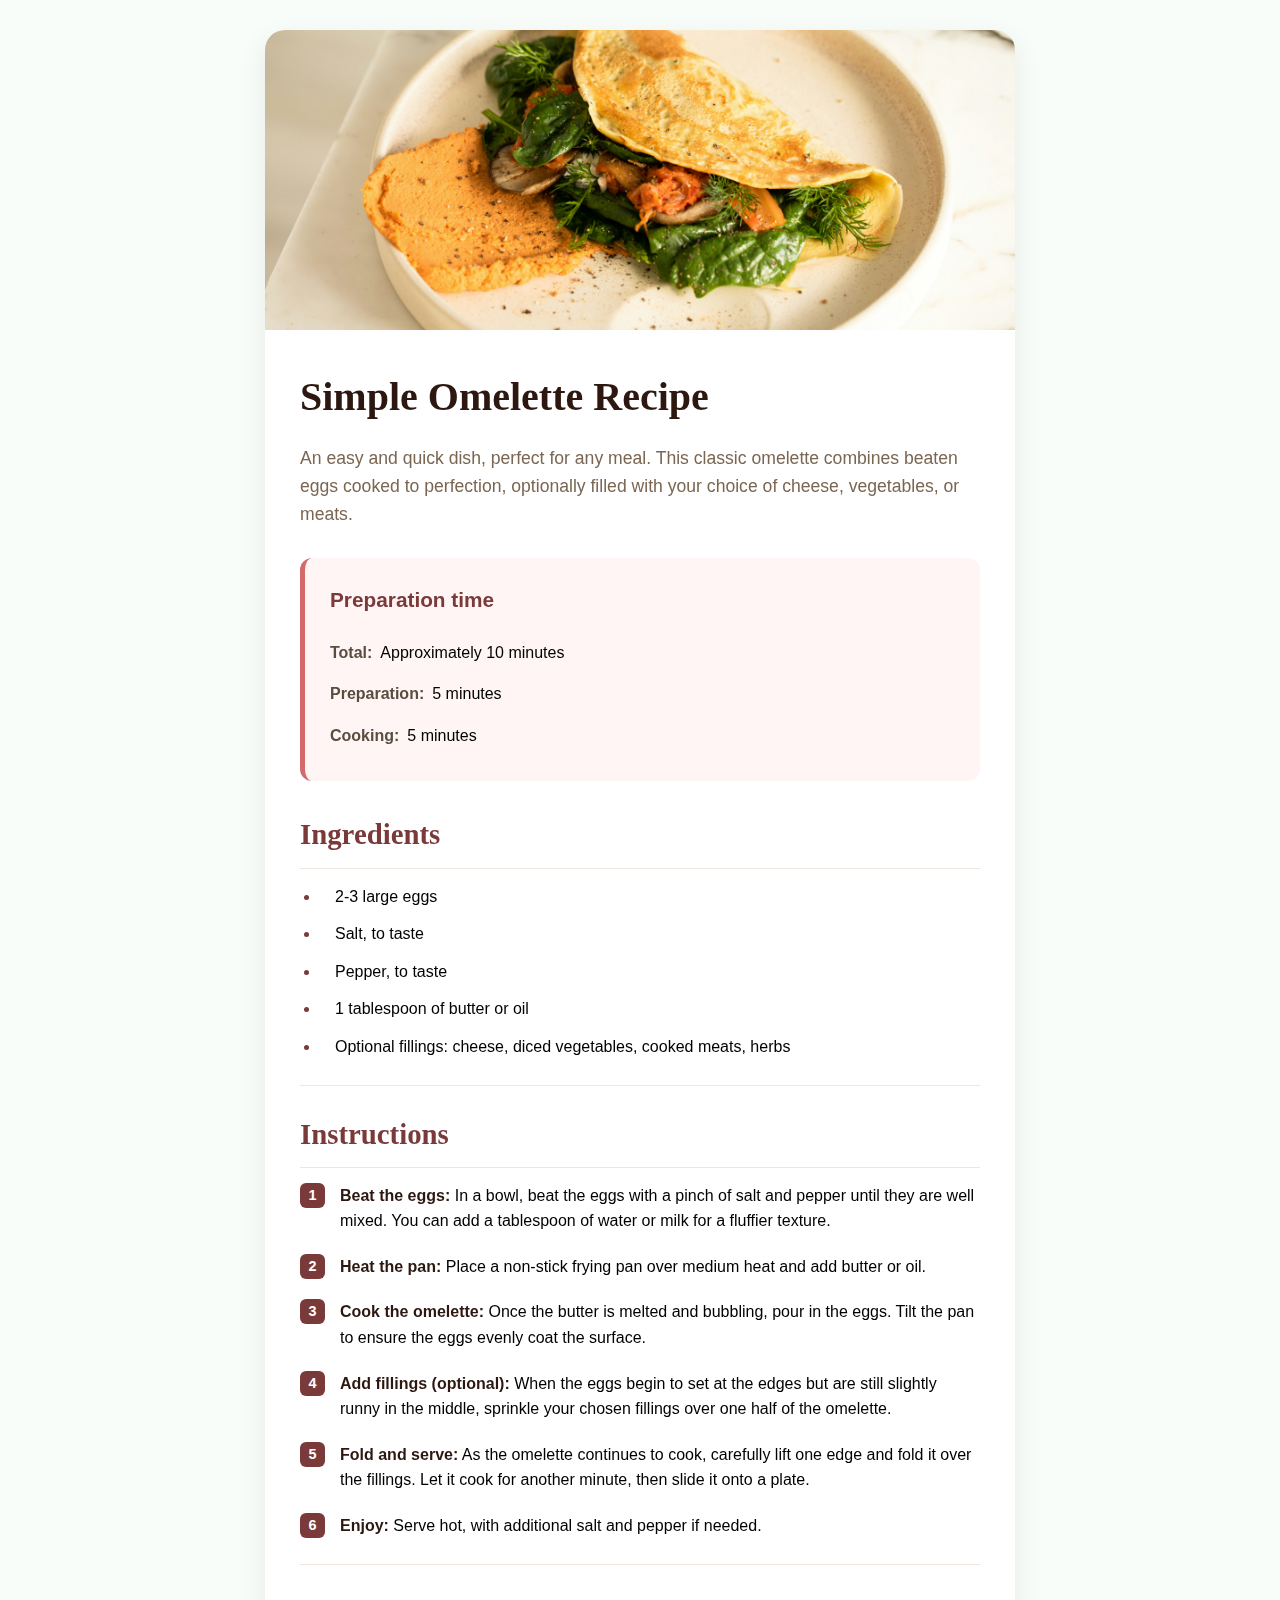
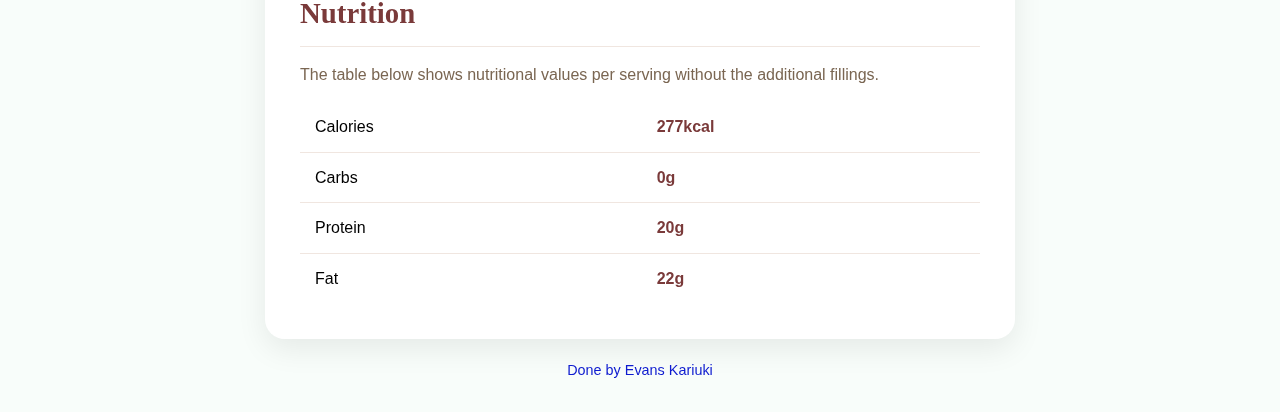
<file: index.html>
<!DOCTYPE html>
<html lang="en">
<head>
    <meta charset="UTF-8">
    <meta name="viewport" content="width=device-width, initial-scale=1.0">
    <title>Simple Omelette Recipe</title>
    <link rel="stylesheet" href="style.css">
</head>
<body>
    <div class="background-pattern"></div>
    <div class="container">
        <div class="recipe-card">
            <div class="recipe-image">
                <img src="/assets/omelette.jpg" alt="Omelette">
            </div>
            
            <div class="recipe-con">
                <h1>Simple Omelette Recipe</h1>
                <p class="details">An easy and quick dish, perfect for any meal. This classic omelette combines beaten eggs cooked to perfection, optionally filled with your choice of cheese, vegetables, or meats.</p>
                
                <div class="prep-time">
                    <h3>Preparation time</h3>
                    <ul>
                        <li><span class="label">Total:</span> Approximately 10 minutes</li>
                        <li><span class="label">Preparation:</span> 5 minutes</li>
                        <li><span class="label">Cooking:</span> 5 minutes</li>
                    </ul>
                </div>
                
                <section class="ingredients">
                    <h2>Ingredients</h2>
                    <ul>
                        <li>2-3 large eggs</li>
                        <li>Salt, to taste</li>
                        <li>Pepper, to taste</li>
                        <li>1 tablespoon of butter or oil</li>
                        <li>Optional fillings: cheese, diced vegetables, cooked meats, herbs</li>
                    </ul>
                </section>
                
                <hr>
                
                <section class="instructions">
                    <h2>Instructions</h2>
                    <ol>
                        <li><span class="step-title">Beat the eggs:</span> In a bowl, beat the eggs with a pinch of salt and pepper until they are well mixed. You can add a tablespoon of water or milk for a fluffier texture.</li>
                        <li><span class="step-title">Heat the pan:</span> Place a non-stick frying pan over medium heat and add butter or oil.</li>
                        <li><span class="step-title">Cook the omelette:</span> Once the butter is melted and bubbling, pour in the eggs. Tilt the pan to ensure the eggs evenly coat the surface.</li>
                        <li><span class="step-title">Add fillings (optional):</span> When the eggs begin to set at the edges but are still slightly runny in the middle, sprinkle your chosen fillings over one half of the omelette.</li>
                        <li><span class="step-title">Fold and serve:</span> As the omelette continues to cook, carefully lift one edge and fold it over the fillings. Let it cook for another minute, then slide it onto a plate.</li>
                        <li><span class="step-title">Enjoy:</span> Serve hot, with additional salt and pepper if needed.</li>
                    </ol>
                </section>
                
                <hr>
                
                <section class="nutrition">
                    <h2>Nutrition</h2>
                    <p>The table below shows nutritional values per serving without the additional fillings.</p>
                    
                    <table class="nutrition-table">
                        <tr>
                            <td>Calories</td>
                            <td class="value">277kcal</td>
                        </tr>
                        <tr>
                            <td>Carbs</td>
                            <td class="value">0g</td>
                        </tr>
                        <tr>
                            <td>Protein</td>
                            <td class="value">20g</td>
                        </tr>
                        <tr>
                            <td>Fat</td>
                            <td class="value">22g</td>
                        </tr>
                    </table>
                </section>
            </div>
        </div>
        
        <footer>
            <p>Done by Evans Kariuki</p>
        </footer>
    </div>
</body>
</html>
</file>
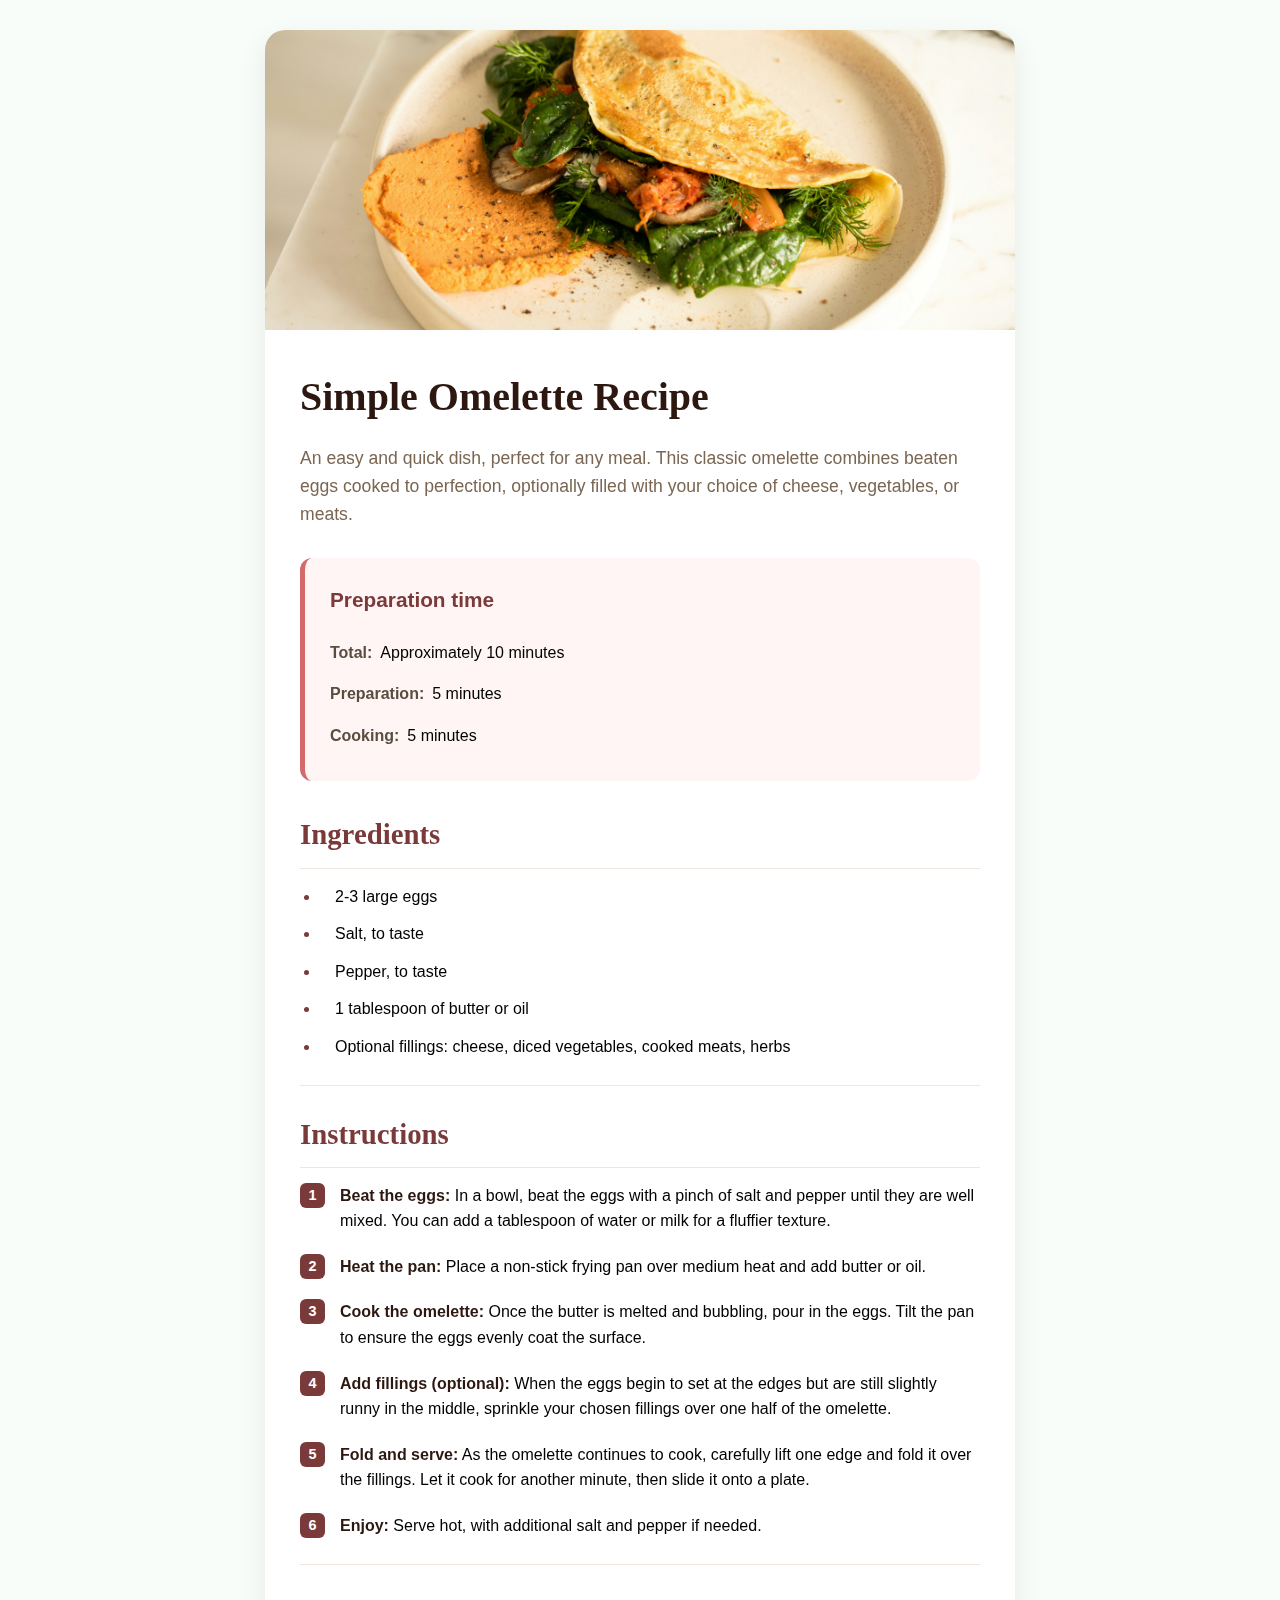
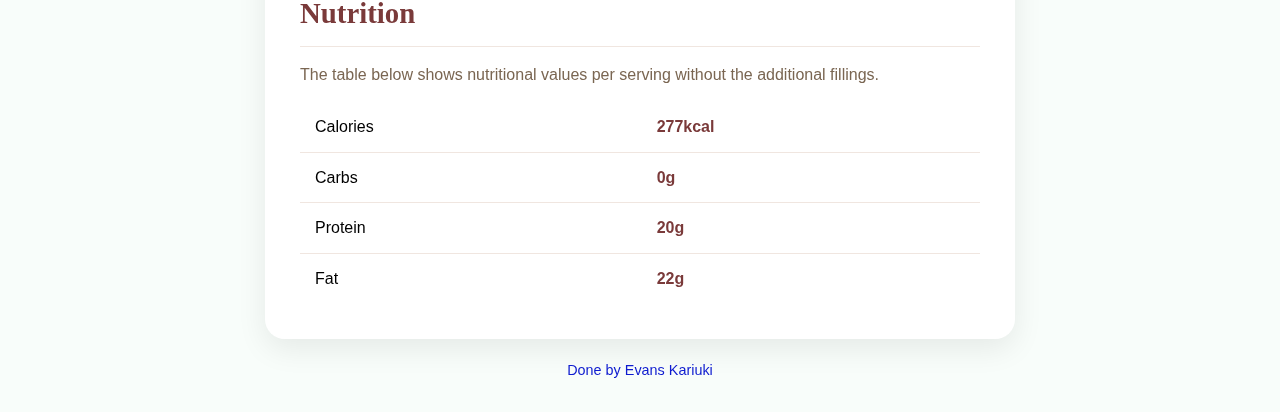
<file: home.html>
<!DOCTYPE html>
<html lang="en">
<head>
    <meta charset="UTF-8">
    <meta name="viewport" content="width=device-width, initial-scale=1.0">
    <title>Simple Omelette Recipe</title>
    <link rel="stylesheet" href="style.css">
</head>
<body>
    <div class="background-pattern"></div>
    <div class="container">
        <div class="recipe-card">
            <div class="recipe-image">
                <img src="/assets/omelette.jpg" alt="Omelette">
            </div>
            
            <div class="recipe-con">
                <h1>Simple Omelette Recipe</h1>
                <p class="details">An easy and quick dish, perfect for any meal. This classic omelette combines beaten eggs cooked to perfection, optionally filled with your choice of cheese, vegetables, or meats.</p>
                
                <div class="prep-time">
                    <h3>Preparation time</h3>
                    <ul>
                        <li><span class="label">Total:</span> Approximately 10 minutes</li>
                        <li><span class="label">Preparation:</span> 5 minutes</li>
                        <li><span class="label">Cooking:</span> 5 minutes</li>
                    </ul>
                </div>
                
                <section class="ingredients">
                    <h2>Ingredients</h2>
                    <ul>
                        <li>2-3 large eggs</li>
                        <li>Salt, to taste</li>
                        <li>Pepper, to taste</li>
                        <li>1 tablespoon of butter or oil</li>
                        <li>Optional fillings: cheese, diced vegetables, cooked meats, herbs</li>
                    </ul>
                </section>
                
                <hr>
                
                <section class="instructions">
                    <h2>Instructions</h2>
                    <ol>
                        <li><span class="step-title">Beat the eggs:</span> In a bowl, beat the eggs with a pinch of salt and pepper until they are well mixed. You can add a tablespoon of water or milk for a fluffier texture.</li>
                        <li><span class="step-title">Heat the pan:</span> Place a non-stick frying pan over medium heat and add butter or oil.</li>
                        <li><span class="step-title">Cook the omelette:</span> Once the butter is melted and bubbling, pour in the eggs. Tilt the pan to ensure the eggs evenly coat the surface.</li>
                        <li><span class="step-title">Add fillings (optional):</span> When the eggs begin to set at the edges but are still slightly runny in the middle, sprinkle your chosen fillings over one half of the omelette.</li>
                        <li><span class="step-title">Fold and serve:</span> As the omelette continues to cook, carefully lift one edge and fold it over the fillings. Let it cook for another minute, then slide it onto a plate.</li>
                        <li><span class="step-title">Enjoy:</span> Serve hot, with additional salt and pepper if needed.</li>
                    </ol>
                </section>
                
                <hr>
                
                <section class="nutrition">
                    <h2>Nutrition</h2>
                    <p>The table below shows nutritional values per serving without the additional fillings.</p>
                    
                    <table class="nutrition-table">
                        <tr>
                            <td>Calories</td>
                            <td class="value">277kcal</td>
                        </tr>
                        <tr>
                            <td>Carbs</td>
                            <td class="value">0g</td>
                        </tr>
                        <tr>
                            <td>Protein</td>
                            <td class="value">20g</td>
                        </tr>
                        <tr>
                            <td>Fat</td>
                            <td class="value">22g</td>
                        </tr>
                    </table>
                </section>
            </div>
        </div>
        
        <footer>
            <p>Done by Evans Kariuki</p>
        </footer>
    </div>
</body>
</html>
</file>
<file: style.css>
* {
    margin: 0;
    padding: 0;
    box-sizing: border-box;
    font-family:  sans-serif;
}

body {
    background-color: #f8fdfa;
    /*color: #5a4c3e;*/
    line-height: 1.6;
    padding: 30px;
    display: flex;
    justify-content: center;
    align-items: center;
    position: relative;
    overflow-x: hidden;
}

.background-pattern {
    position: fixed;
    top: 0;
    left: 0;
    width: 100%;
    height: 100%;
    /*background-image: 
        radial-gradient(circle at 25% 25%, rgba(255, 255, 255, 0.2) 0%, transparent 55%),
        radial-gradient(circle at 75% 75%, rgba(255, 255, 255, 0.2) 0%, transparent 55%);
    background-size: 50px 50px;
    opacity: 0.6;
    z-index: -1;*/
}

.container {
    max-width: 750px;
    width: 100%;
    z-index: 1;
}

.recipe-card {
    background-color: white;
    border-radius: 20px;
    box-shadow: 0 10px 30px rgba(0, 0, 0, 0.08);
    overflow: hidden;
    margin-bottom: 20px;
}

.recipe-image {
    width: 100%;
    height: 300px;
    overflow: hidden;
}

.recipe-image img {
    width: 100%;
    height: 100%;
    object-fit: cover;
}

.recipe-con {
    padding: 35px;
}

h1 {
    font-size: 2.5rem;
    color: #2c1810;
    margin-bottom: 15px;
    font-weight: 700;
    font-family: 'Georgia', serif;
}

.details {
    font-size: 1.1rem;
    margin-bottom: 30px;
    color: #7a6652;
}

.prep-time {
    background-color: #fff5f5;
    border-radius: 12px;
    padding: 25px;
    margin-bottom: 30px;
    border-left: 5px solid #d46a6a;
}

.prep-time h3 {
    color: #7a3a3a;
    margin-bottom: 15px;
    font-size: 1.3rem;
}

.prep-time ul {
    list-style-type: none;
}

.prep-time li {
    padding: 8px 0;
    display: flex;
    align-items: center;
}

.prep-time .label {
    font-weight: 600;
    margin-right: 8px;
    color: #5a4c3e;
}

h2 {
    color: #7a3a3a;
    margin: 25px 0 15px;
    padding-bottom: 10px;
    border-bottom: 1px solid #f0e6e0;
    font-size: 1.8rem;
    font-family: 'Georgia', serif;
}

.ingredients ul, .instructions ol {
    padding-left: 20px;
    margin-bottom: 25px;
}

.ingredients li, .instructions li {
    margin-bottom: 12px;
    padding-left: 15px;
}

.ingredients li::marker {
    color: #7a3a3a;
}

.instructions ol {
    counter-reset: step-counter;
    list-style-type: none;
    padding-left: 0;
}

.instructions li {
    counter-increment: step-counter;
    margin-bottom: 20px;
    position: relative;
    padding-left: 40px;
}

.instructions li::before {
    content: counter(step-counter);
    background-color: #7a3a3a;
    color: white;
    font-weight: bold;
    border-radius: 6px;
    width: 25px;
    height: 25px;
    display: flex;
    align-items: center;
    justify-content: center;
    position: absolute;
    left: 0;
    top: 0;
    font-size: 0.9rem;
}

.step-title {
    font-weight: 600;
    color: #2c1810;
}

.nutrition p {
    margin-bottom: 15px;
    color: #7a6652;
}

.nutrition-table {
    width: 100%;
    border-collapse: collapse;
    margin-top: 15px;
}

.nutrition-table tr {
    border-bottom: 1px solid #f0e6e0;
}

.nutrition-table tr:last-child {
    border-bottom: none;
}

.nutrition-table td {
    padding: 12px 15px;
}

.nutrition-table .value {
    color: #7a3a3a;
    font-weight: 600;
}

hr {
    border: none;
    border-top: 1px solid #f0e6e0;
    margin: 20px 0;
}

footer {

    text-align: center;
    color: #0e1bcf;
    font-size: 0.9rem;
}
</file>
